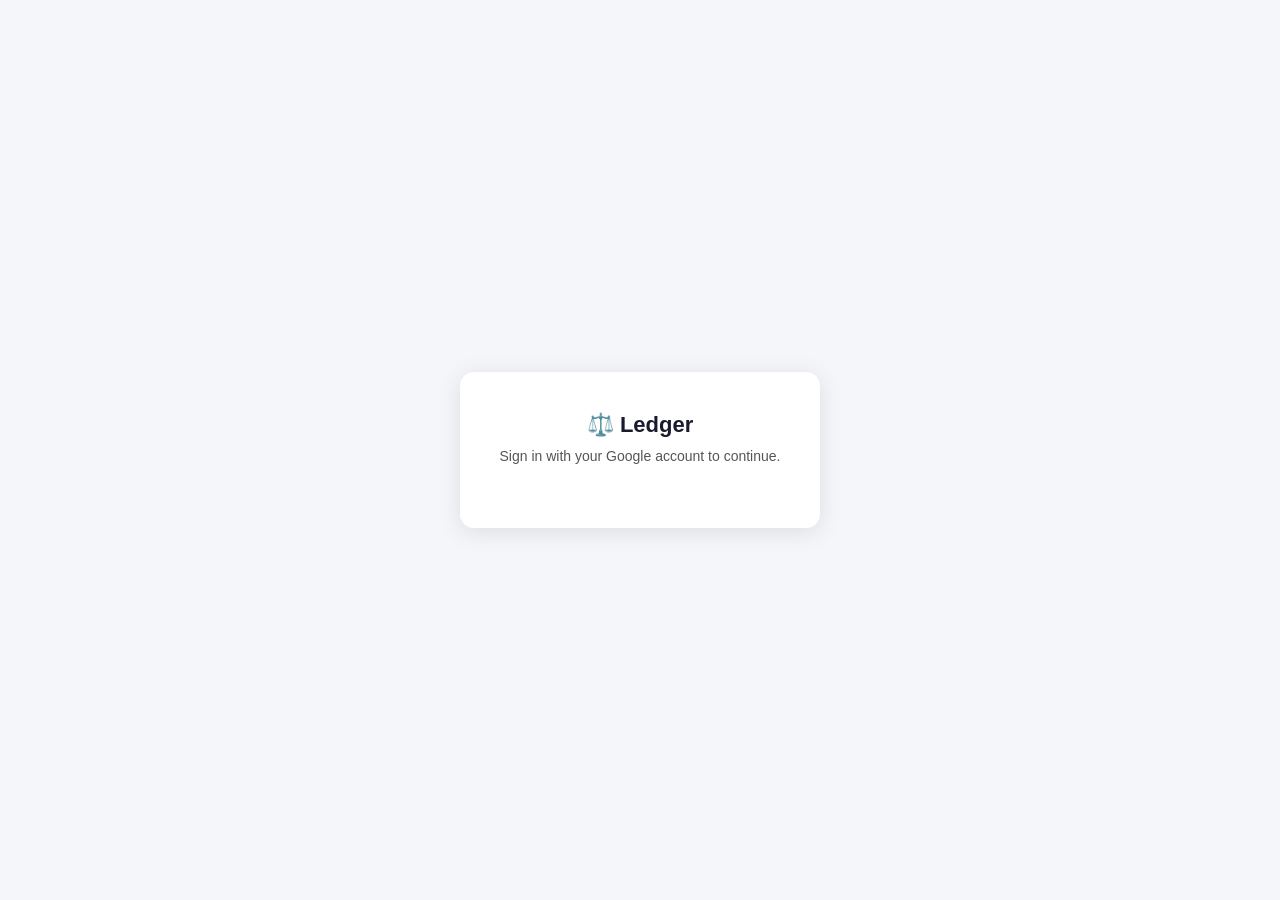
<file: LedgerApp/index.html>
<!DOCTYPE html>
<html lang="en">
<head>
  <meta charset="UTF-8" />
  <meta name="viewport" content="width=device-width, initial-scale=1.0" />
  <title>⚖️ Ledger App</title>
  <link rel="icon" href="data:image/svg+xml,<svg xmlns='http://www.w3.org/2000/svg' viewBox='0 0 100 100'><text y='.9em' font-size='85'>⚖️</text></svg>">
  <link rel="stylesheet" href="static/style.css" />
</head>
<body>

<!-- ── Auth overlay ───────────────────────────────────────────────── -->
<div id="auth-overlay">
  <div class="auth-box">
    <h1>⚖️ Ledger</h1>
    <p>Sign in with your Google account to continue.</p>
    <div id="g_id_signin"></div>
    <p id="auth-error" class="auth-error" style="display:none;"></p>
  </div>
</div>

<!-- ── App (hidden until signed in) ──────────────────────────────── -->
<div id="app" style="display:none;">

  <header class="app-header">
    <h1>⚖️ Ledger</h1>
    <div class="spacer"></div>
    <span id="user-email" class="user-email"></span>
    <a href="static/help.html" target="_blank" class="btn-help">Help</a>
    <button class="btn-signout" id="sign-out-btn">Sign out</button>
  </header>

  <main class="main">

    <div id="global-error" class="error-banner" style="display:none;"></div>

    <!-- ── Balance card ──────────────────────────────────────────── -->
    <div id="balance-card" class="balance-card" style="display:none;">
      <div>
        <div class="label">Account</div>
        <div class="account-name" id="balance-account-name"></div>
      </div>
      <div class="spacer"></div>
      <div style="text-align:right;">
        <div class="balance-label">Outstanding Balance</div>
        <div class="balance-value" id="balance-value">—</div>
      </div>
    </div>

    <!-- ── Add Transaction form ───────────────────────────────────── -->
    <div class="form-card">
      <h2>Add Transaction</h2>
      <form id="txn-form" autocomplete="off">

        <div class="form-grid">

          <div class="form-group">
            <label for="form-account-input">Account *</label>
            <input type="text" id="form-account-input" list="account-list"
                   placeholder="Type or select account…" autocomplete="off" />
            <datalist id="account-list"></datalist>
            <div id="ac-hint" class="field-hint"></div>
          </div>

          <div class="form-group">
            <label for="form-trans-date">Transaction Date</label>
            <input type="date" id="form-trans-date" />
          </div>

          <div class="form-group">
            <label for="form-amount">Amount *
              &nbsp;<small style="color:#2e7d32;">+ lent out</small>
              &nbsp;<small style="color:#888;">/</small>
              &nbsp;<small style="color:#c62828;">− returned to you</small>
            </label>
            <input type="text" id="form-amount" placeholder="e.g. 500 or -200" required />
          </div>

          <div class="form-group">
            <label for="form-payment">Payment Method</label>
            <input type="text" id="form-payment" list="payment-methods-list"
                   placeholder="bank transfer, cash, UPI…" />
            <datalist id="payment-methods-list"></datalist>
          </div>

          <div class="form-group">
            <label for="form-from-to">Sent From / To</label>
            <input type="text" id="form-from-to" placeholder="e.g. WP A1 to ANZ" />
          </div>

          <div class="form-group full">
            <label for="form-purpose">Purpose / Note *</label>
            <textarea id="form-purpose" placeholder="Reason for lending or returning…" required></textarea>
          </div>

        </div>

        <div class="form-footer">
          <button type="submit" class="btn-primary" id="save-btn">Save Transaction</button>
          <span id="form-status" class="status-msg"></span>
        </div>

      </form>
    </div>

    <!-- ── All-accounts summary ──────────────────────────────────── -->
    <div class="table-card" id="summary-section" style="display:none;">
      <div class="table-header">
        <span class="table-title">All Accounts</span>
        <span class="txn-count" id="summary-count"></span>
      </div>
      <div class="table-wrap">
        <table>
          <thead>
            <tr><th>Account</th><th style="text-align:right;">Balance</th></tr>
          </thead>
          <tbody id="summary-body"></tbody>
        </table>
      </div>
    </div>

    <!-- ── Transaction table ─────────────────────────────────────── -->
    <div class="table-card" id="table-section">
      <div class="table-header">
        <span class="table-title">Transactions</span>
        <span class="txn-count" id="txn-count"></span>
      </div>
      <div class="table-wrap">
        <table>
          <thead>
            <tr>
              <th>Entry Date</th>
              <th>Trans. Date</th>
              <th>Amount</th>
              <th>Purpose</th>
              <th>Payment Method</th>
              <th>From / To</th>
              <th>Balance</th>
            </tr>
          </thead>
          <tbody id="txn-body">
            <tr>
              <td colspan="7" class="no-data">Select an account above to view transactions.</td>
            </tr>
          </tbody>
        </table>
      </div>
    </div>

  </main>
</div><!-- #app -->

<!-- Google Identity Services -->
<script src="https://accounts.google.com/gsi/client" async></script>
<script src="static/app.js"></script>
</body>
</html>
</file>
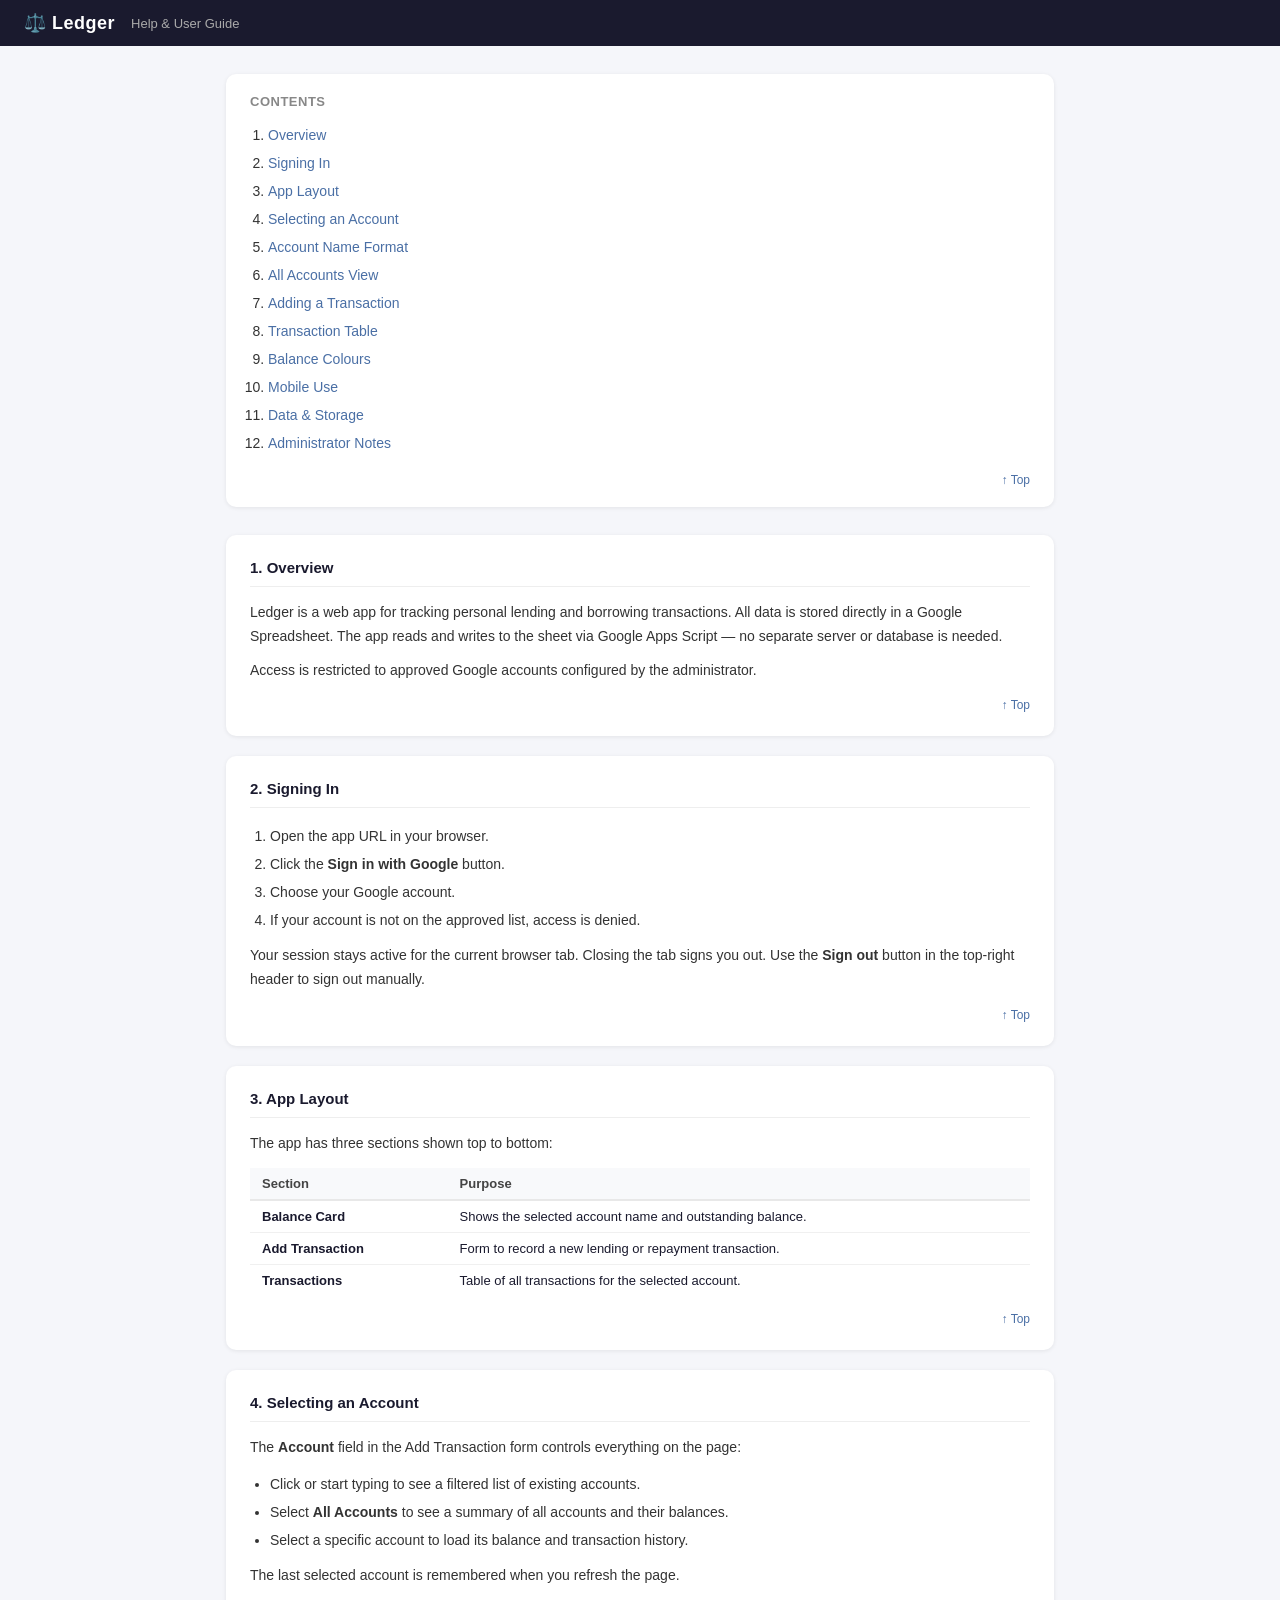
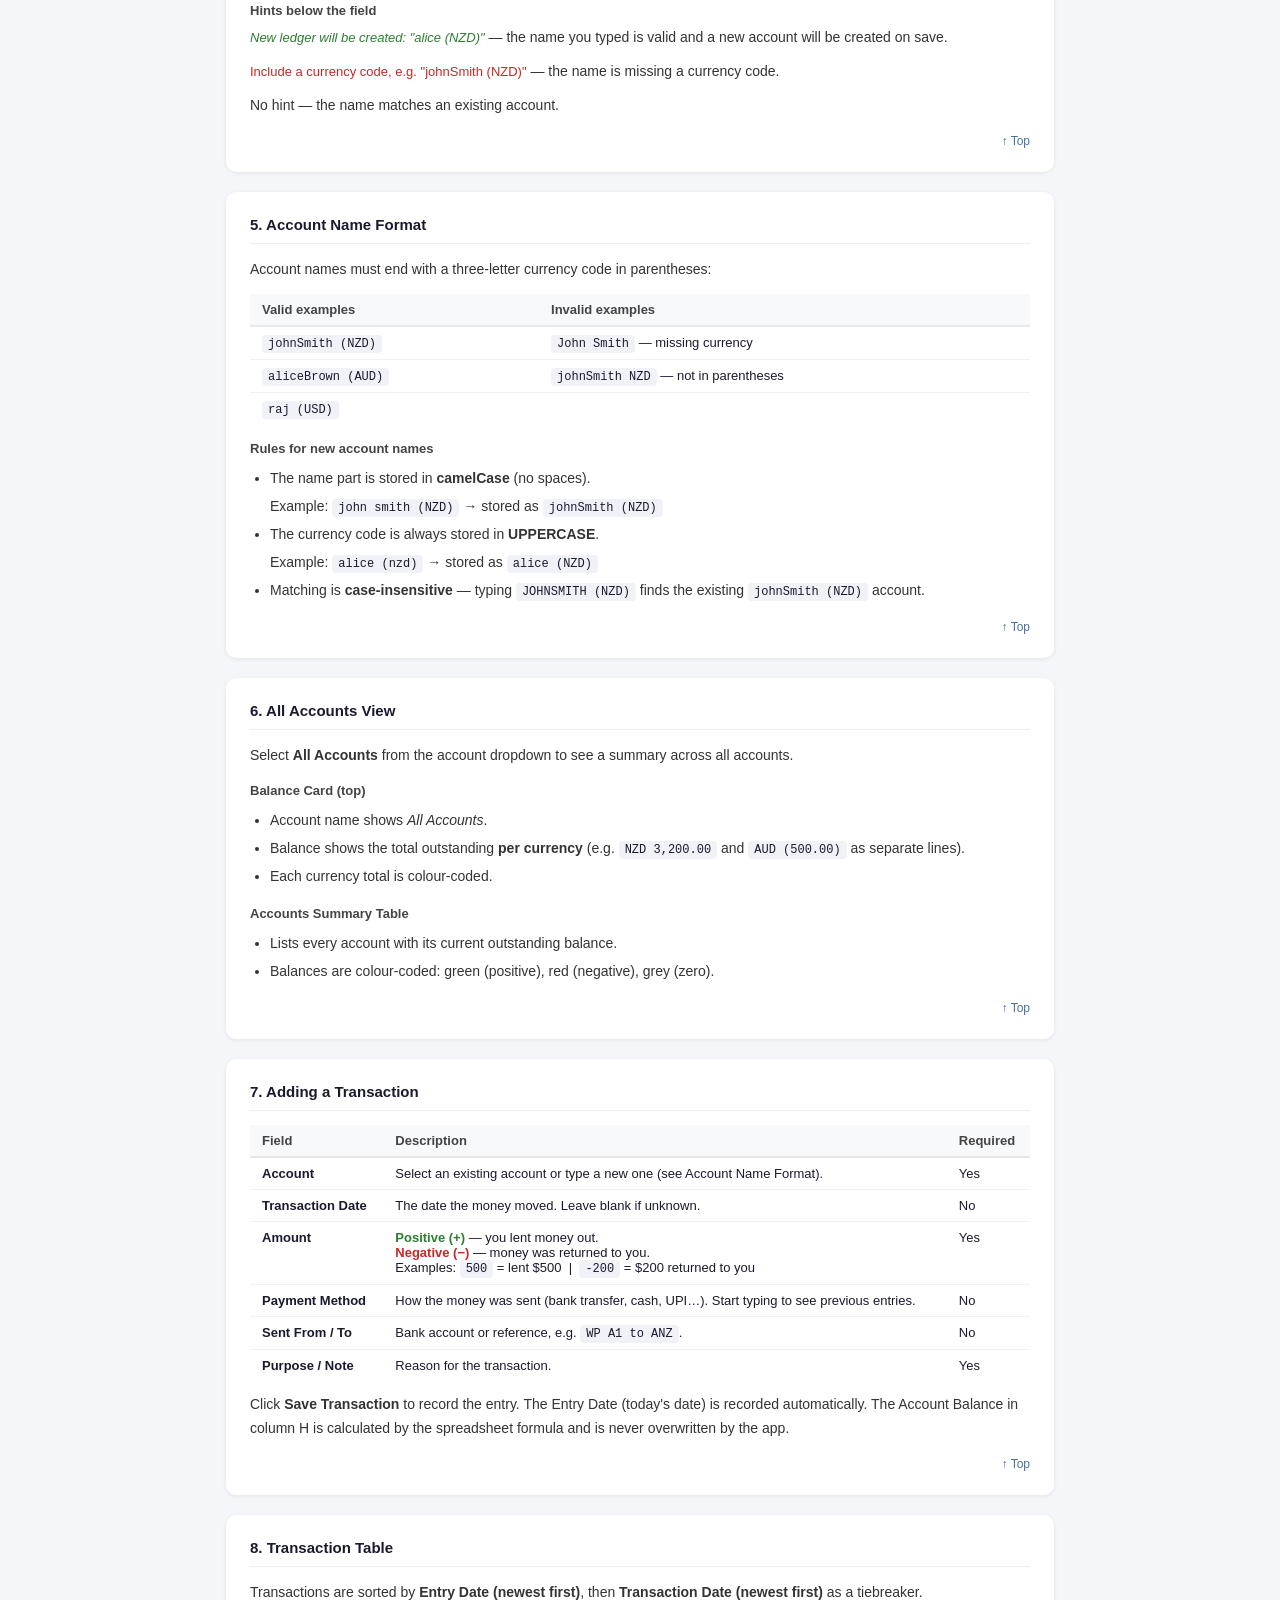
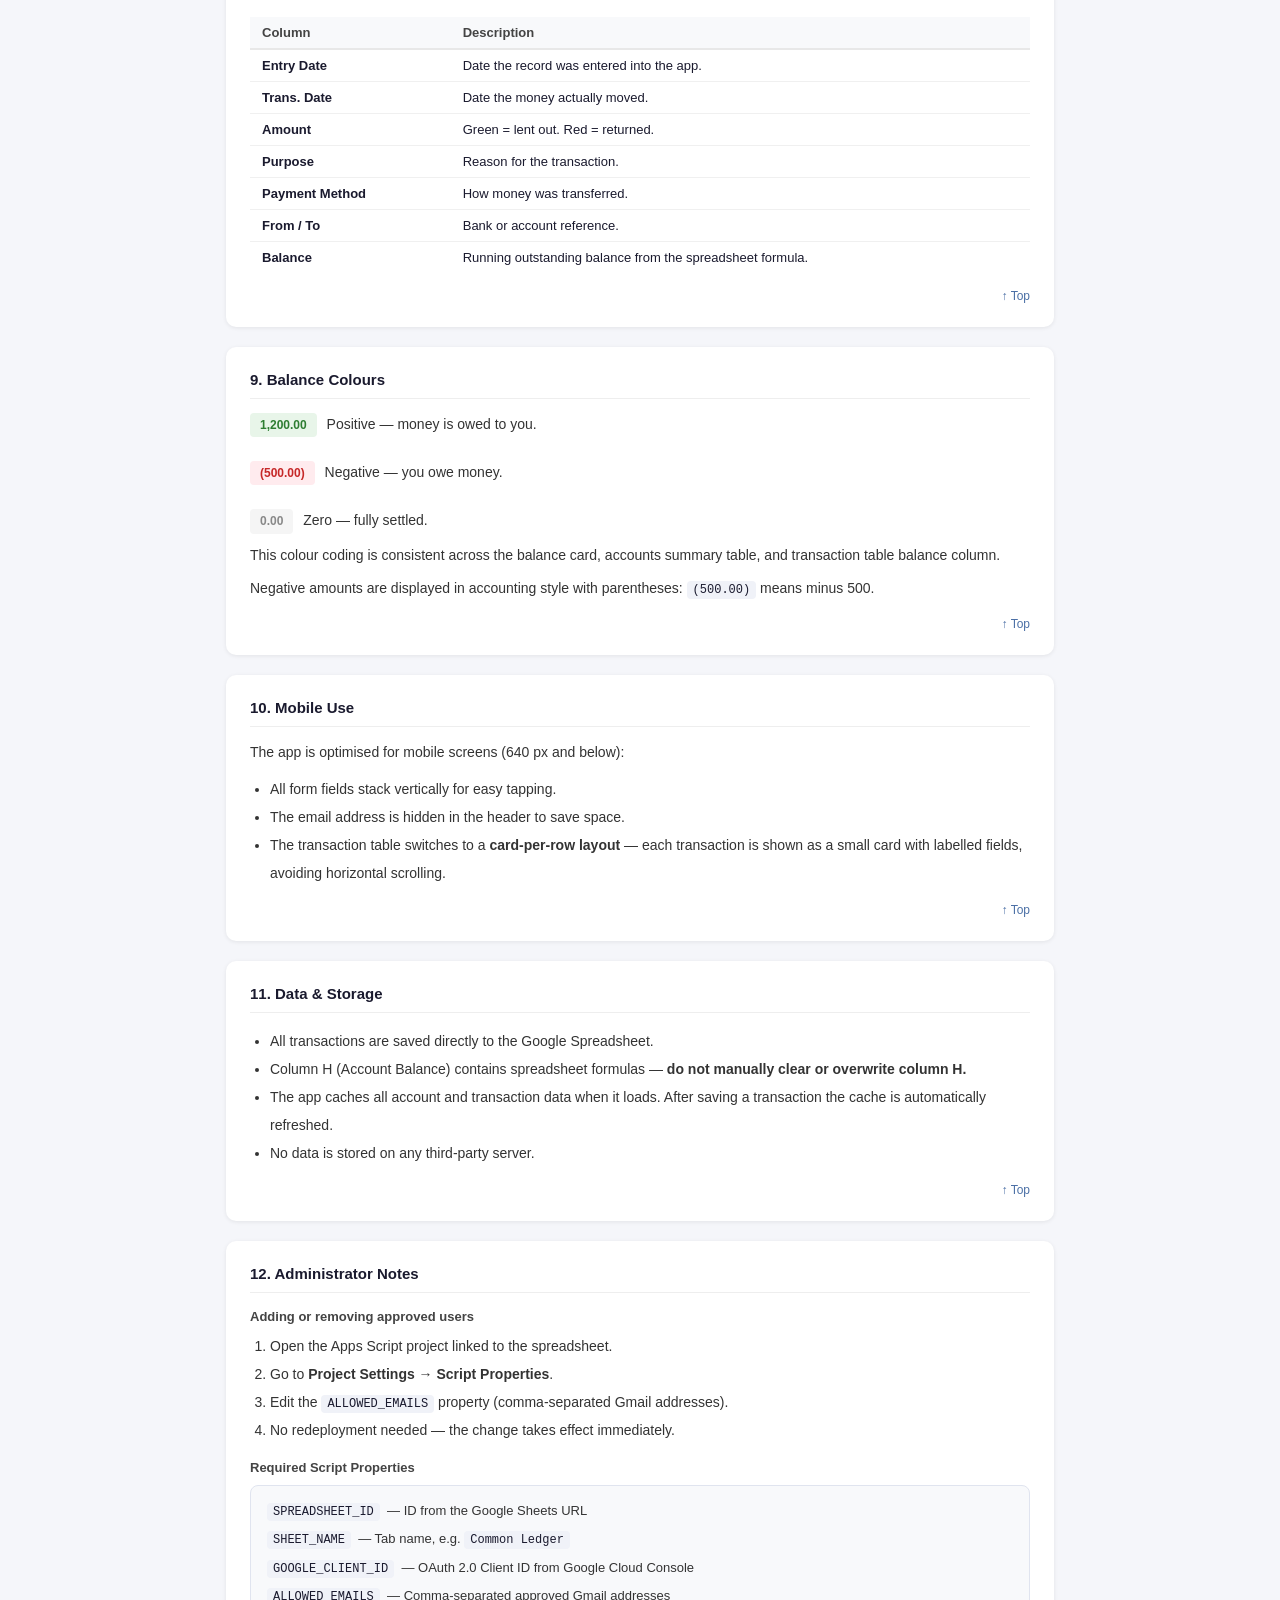
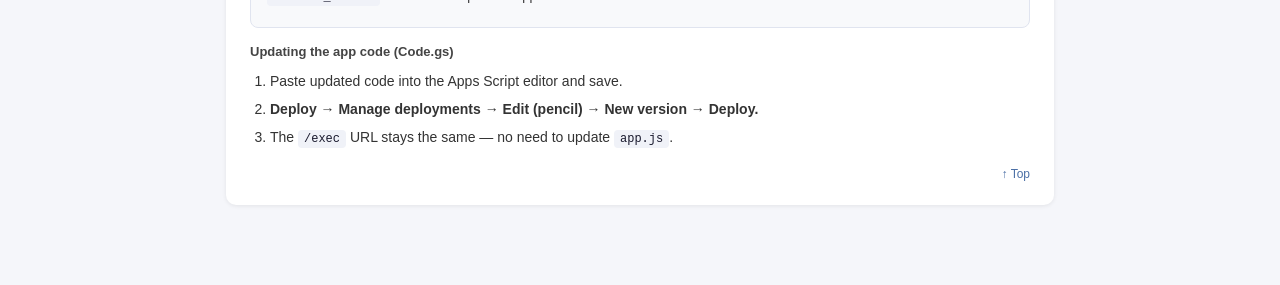
<file: LedgerApp/static/help.html>
<!DOCTYPE html>
<html lang="en">
<head>
  <meta charset="UTF-8" />
  <meta name="viewport" content="width=device-width, initial-scale=1.0" />
  <title>⚖️ Ledger — Help</title>
  <link rel="icon" href="data:image/svg+xml,<svg xmlns='http://www.w3.org/2000/svg' viewBox='0 0 100 100'><text y='.9em' font-size='85'>⚖️</text></svg>">
  <style>
    *, *::before, *::after { box-sizing: border-box; margin: 0; padding: 0; }

    body {
      font-family: -apple-system, BlinkMacSystemFont, "Segoe UI", Roboto, sans-serif;
      font-size: 14px;
      background: #f5f6fa;
      color: #1a1a2e;
      min-height: 100vh;
    }

    header {
      background: #1a1a2e;
      color: #fff;
      padding: 12px 24px;
      display: flex;
      align-items: center;
      gap: 16px;
    }
    header h1 { font-size: 18px; font-weight: 600; letter-spacing: 0.5px; }
    header span { color: #aaa; font-size: 13px; }

    main {
      max-width: 860px;
      margin: 0 auto;
      padding: 28px 16px 60px;
    }

    /* Table of contents */
    .toc {
      background: #fff;
      border-radius: 10px;
      box-shadow: 0 1px 4px rgba(0,0,0,0.08);
      padding: 20px 24px;
      margin-bottom: 28px;
    }
    .toc h2 { font-size: 13px; font-weight: 600; color: #888; text-transform: uppercase;
               letter-spacing: 0.5px; margin-bottom: 12px; }
    .toc ol { padding-left: 18px; line-height: 2; }
    .toc a  { color: #4a6fa5; text-decoration: none; }
    .toc a:hover { text-decoration: underline; }

    /* Section cards */
    .section {
      background: #fff;
      border-radius: 10px;
      box-shadow: 0 1px 4px rgba(0,0,0,0.08);
      padding: 24px;
      margin-bottom: 20px;
      scroll-margin-top: 20px;
    }

    .section h2 {
      font-size: 15px;
      font-weight: 700;
      color: #1a1a2e;
      margin-bottom: 14px;
      padding-bottom: 10px;
      border-bottom: 1px solid #eee;
    }

    .section h3 {
      font-size: 13px;
      font-weight: 600;
      color: #444;
      margin: 16px 0 8px;
    }

    p { line-height: 1.7; color: #333; margin-bottom: 10px; }
    p:last-child { margin-bottom: 0; }

    ul, ol { padding-left: 20px; line-height: 2; color: #333; margin-bottom: 10px; }
    ul:last-child, ol:last-child { margin-bottom: 0; }

    code {
      background: #f0f2f8;
      padding: 2px 6px;
      border-radius: 4px;
      font-family: "Courier New", monospace;
      font-size: 12px;
      color: #1a1a2e;
    }

    /* Hint colour examples */
    .hint-green  { color: #2e7d32; font-style: italic; font-size: 13px; }
    .hint-red    { color: #c62828; font-size: 13px; }

    /* Balance colour chips */
    .chip {
      display: inline-block;
      padding: 2px 10px;
      border-radius: 4px;
      font-size: 12px;
      font-weight: 600;
      margin-right: 6px;
    }
    .chip.positive { background: #e8f5e9; color: #2e7d32; }
    .chip.negative { background: #ffebee; color: #c62828; }
    .chip.zero     { background: #f5f5f5; color: #888; }

    /* Table */
    table { width: 100%; border-collapse: collapse; font-size: 13px; margin: 12px 0; }
    th { text-align: left; padding: 8px 12px; background: #f8f9fb;
         font-weight: 600; color: #444; border-bottom: 2px solid #e8e8e8; }
    td { padding: 8px 12px; border-bottom: 1px solid #f0f0f0; vertical-align: top; }
    tr:last-child td { border-bottom: none; }

    /* Admin box */
    .admin-box {
      background: #f8f9fb;
      border: 1px solid #e0e4ef;
      border-radius: 8px;
      padding: 14px 16px;
      margin-top: 10px;
      font-size: 13px;
    }
    .admin-box p { margin-bottom: 6px; }

    .back-to-top {
      display: block;
      text-align: right;
      margin-top: 16px;
      font-size: 12px;
      color: #4a6fa5;
      text-decoration: none;
    }
    .back-to-top:hover { text-decoration: underline; }

    @media (max-width: 600px) {
      main { padding: 14px 10px 40px; }
      .section { padding: 16px 14px; }
    }
  </style>
</head>
<body>

<header id="top">
  <h1>⚖️ Ledger</h1>
  <span>Help &amp; User Guide</span>
</header>

<main>

  <!-- Table of contents -->
  <div class="toc">
    <h2>Contents</h2>
    <ol>
      <li><a href="#overview">Overview</a></li>
      <li><a href="#signin">Signing In</a></li>
      <li><a href="#layout">App Layout</a></li>
      <li><a href="#accounts">Selecting an Account</a></li>
      <li><a href="#account-format">Account Name Format</a></li>
      <li><a href="#all-accounts">All Accounts View</a></li>
      <li><a href="#add">Adding a Transaction</a></li>
      <li><a href="#table">Transaction Table</a></li>
      <li><a href="#colours">Balance Colours</a></li>
      <li><a href="#mobile">Mobile Use</a></li>
      <li><a href="#data">Data &amp; Storage</a></li>
      <li><a href="#admin">Administrator Notes</a></li>
    </ol>
  <a href="#top" class="back-to-top">↑ Top</a>
  </div>

  <!--1. Overview -->
  <div class="section" id="overview">
    <h2>1. Overview</h2>
    <p>Ledger is a web app for tracking personal lending and borrowing transactions.
    All data is stored directly in a Google Spreadsheet. The app reads and writes
    to the sheet via Google Apps Script — no separate server or database is needed.</p>
    <p>Access is restricted to approved Google accounts configured by the administrator.</p>
  <a href="#top" class="back-to-top">↑ Top</a>
  </div>

  <!--2. Sign in -->
  <div class="section" id="signin">
    <h2>2. Signing In</h2>
    <ol>
      <li>Open the app URL in your browser.</li>
      <li>Click the <strong>Sign in with Google</strong> button.</li>
      <li>Choose your Google account.</li>
      <li>If your account is not on the approved list, access is denied.</li>
    </ol>
    <p>Your session stays active for the current browser tab. Closing the tab signs
    you out. Use the <strong>Sign out</strong> button in the top-right header to
    sign out manually.</p>
  <a href="#top" class="back-to-top">↑ Top</a>
  </div>

  <!--3. Layout -->
  <div class="section" id="layout">
    <h2>3. App Layout</h2>
    <p>The app has three sections shown top to bottom:</p>
    <table>
      <tr><th>Section</th><th>Purpose</th></tr>
      <tr><td><strong>Balance Card</strong></td><td>Shows the selected account name and outstanding balance.</td></tr>
      <tr><td><strong>Add Transaction</strong></td><td>Form to record a new lending or repayment transaction.</td></tr>
      <tr><td><strong>Transactions</strong></td><td>Table of all transactions for the selected account.</td></tr>
    </table>
  <a href="#top" class="back-to-top">↑ Top</a>
  </div>

  <!--4. Selecting account -->
  <div class="section" id="accounts">
    <h2>4. Selecting an Account</h2>
    <p>The <strong>Account</strong> field in the Add Transaction form controls everything on the page:</p>
    <ul>
      <li>Click or start typing to see a filtered list of existing accounts.</li>
      <li>Select <strong>All Accounts</strong> to see a summary of all accounts and their balances.</li>
      <li>Select a specific account to load its balance and transaction history.</li>
    </ul>
    <p>The last selected account is remembered when you refresh the page.</p>

    <h3>Hints below the field</h3>
    <p><span class="hint-green">New ledger will be created: "alice (NZD)"</span>
       — the name you typed is valid and a new account will be created on save.</p>
    <p><span class="hint-red">Include a currency code, e.g. "johnSmith (NZD)"</span>
       — the name is missing a currency code.</p>
    <p>No hint — the name matches an existing account.</p>
  <a href="#top" class="back-to-top">↑ Top</a>
  </div>

  <!--5. Account name format -->
  <div class="section" id="account-format">
    <h2>5. Account Name Format</h2>
    <p>Account names must end with a three-letter currency code in parentheses:</p>
    <table>
      <tr><th>Valid examples</th><th>Invalid examples</th></tr>
      <tr><td><code>johnSmith (NZD)</code></td><td><code>John Smith</code> — missing currency</td></tr>
      <tr><td><code>aliceBrown (AUD)</code></td><td><code>johnSmith NZD</code> — not in parentheses</td></tr>
      <tr><td><code>raj (USD)</code></td><td></td></tr>
    </table>

    <h3>Rules for new account names</h3>
    <ul>
      <li>The name part is stored in <strong>camelCase</strong> (no spaces).
          <br>Example: <code>john smith (NZD)</code> → stored as <code>johnSmith (NZD)</code></li>
      <li>The currency code is always stored in <strong>UPPERCASE</strong>.
          <br>Example: <code>alice (nzd)</code> → stored as <code>alice (NZD)</code></li>
      <li>Matching is <strong>case-insensitive</strong> — typing <code>JOHNSMITH (NZD)</code>
          finds the existing <code>johnSmith (NZD)</code> account.</li>
    </ul>
  <a href="#top" class="back-to-top">↑ Top</a>
  </div>

  <!--6. All accounts -->
  <div class="section" id="all-accounts">
    <h2>6. All Accounts View</h2>
    <p>Select <strong>All Accounts</strong> from the account dropdown to see a summary across all accounts.</p>

    <h3>Balance Card (top)</h3>
    <ul>
      <li>Account name shows <em>All Accounts</em>.</li>
      <li>Balance shows the total outstanding <strong>per currency</strong>
          (e.g. <code>NZD 3,200.00</code> and <code>AUD (500.00)</code> as separate lines).</li>
      <li>Each currency total is colour-coded.</li>
    </ul>

    <h3>Accounts Summary Table</h3>
    <ul>
      <li>Lists every account with its current outstanding balance.</li>
      <li>Balances are colour-coded: green (positive), red (negative), grey (zero).</li>
    </ul>
  <a href="#top" class="back-to-top">↑ Top</a>
  </div>

  <!--7. Adding a transaction -->
  <div class="section" id="add">
    <h2>7. Adding a Transaction</h2>
    <table>
      <tr><th>Field</th><th>Description</th><th>Required</th></tr>
      <tr>
        <td><strong>Account</strong></td>
        <td>Select an existing account or type a new one (see Account Name Format).</td>
        <td>Yes</td>
      </tr>
      <tr>
        <td><strong>Transaction Date</strong></td>
        <td>The date the money moved. Leave blank if unknown.</td>
        <td>No</td>
      </tr>
      <tr>
        <td><strong>Amount</strong></td>
        <td>
          <span style="color:#2e7d32;font-weight:600;">Positive (+)</span> — you lent money out.<br>
          <span style="color:#c62828;font-weight:600;">Negative (−)</span> — money was returned to you.<br>
          Examples: <code>500</code> = lent $500 &nbsp;|&nbsp; <code>-200</code> = $200 returned to you
        </td>
        <td>Yes</td>
      </tr>
      <tr>
        <td><strong>Payment Method</strong></td>
        <td>How the money was sent (bank transfer, cash, UPI…). Start typing to see previous entries.</td>
        <td>No</td>
      </tr>
      <tr>
        <td><strong>Sent From / To</strong></td>
        <td>Bank account or reference, e.g. <code>WP A1 to ANZ</code>.</td>
        <td>No</td>
      </tr>
      <tr>
        <td><strong>Purpose / Note</strong></td>
        <td>Reason for the transaction.</td>
        <td>Yes</td>
      </tr>
    </table>
    <p>Click <strong>Save Transaction</strong> to record the entry. The Entry Date (today's date)
    is recorded automatically. The Account Balance in column H is calculated by the
    spreadsheet formula and is never overwritten by the app.</p>
  <a href="#top" class="back-to-top">↑ Top</a>
  </div>

  <!--8. Transaction table -->
  <div class="section" id="table">
    <h2>8. Transaction Table</h2>
    <p>Transactions are sorted by <strong>Entry Date (newest first)</strong>, then
    <strong>Transaction Date (newest first)</strong> as a tiebreaker.</p>
    <table>
      <tr><th>Column</th><th>Description</th></tr>
      <tr><td><strong>Entry Date</strong></td><td>Date the record was entered into the app.</td></tr>
      <tr><td><strong>Trans. Date</strong></td><td>Date the money actually moved.</td></tr>
      <tr><td><strong>Amount</strong></td><td>Green = lent out. Red = returned.</td></tr>
      <tr><td><strong>Purpose</strong></td><td>Reason for the transaction.</td></tr>
      <tr><td><strong>Payment Method</strong></td><td>How money was transferred.</td></tr>
      <tr><td><strong>From / To</strong></td><td>Bank or account reference.</td></tr>
      <tr><td><strong>Balance</strong></td><td>Running outstanding balance from the spreadsheet formula.</td></tr>
    </table>
  <a href="#top" class="back-to-top">↑ Top</a>
  </div>

  <!--9. Colours -->
  <div class="section" id="colours">
    <h2>9. Balance Colours</h2>
    <p>
      <span class="chip positive">1,200.00</span> Positive — money is owed to you.<br><br>
      <span class="chip negative">(500.00)</span> Negative — you owe money.<br><br>
      <span class="chip zero">0.00</span> Zero — fully settled.
    </p>
    <p>This colour coding is consistent across the balance card, accounts summary table,
    and transaction table balance column.</p>
    <p>Negative amounts are displayed in accounting style with parentheses:
    <code>(500.00)</code> means minus 500.</p>
  <a href="#top" class="back-to-top">↑ Top</a>
  </div>

  <!--10. Mobile -->
  <div class="section" id="mobile">
    <h2>10. Mobile Use</h2>
    <p>The app is optimised for mobile screens (640 px and below):</p>
    <ul>
      <li>All form fields stack vertically for easy tapping.</li>
      <li>The email address is hidden in the header to save space.</li>
      <li>The transaction table switches to a <strong>card-per-row layout</strong>
          — each transaction is shown as a small card with labelled fields,
          avoiding horizontal scrolling.</li>
    </ul>
  <a href="#top" class="back-to-top">↑ Top</a>
  </div>

  <!--11. Data -->
  <div class="section" id="data">
    <h2>11. Data &amp; Storage</h2>
    <ul>
      <li>All transactions are saved directly to the Google Spreadsheet.</li>
      <li>Column H (Account Balance) contains spreadsheet formulas —
          <strong>do not manually clear or overwrite column H.</strong></li>
      <li>The app caches all account and transaction data when it loads.
          After saving a transaction the cache is automatically refreshed.</li>
      <li>No data is stored on any third-party server.</li>
    </ul>
  <a href="#top" class="back-to-top">↑ Top</a>
  </div>

  <!--12. Admin -->
  <div class="section" id="admin">
    <h2>12. Administrator Notes</h2>

    <h3>Adding or removing approved users</h3>
    <ol>
      <li>Open the Apps Script project linked to the spreadsheet.</li>
      <li>Go to <strong>Project Settings → Script Properties</strong>.</li>
      <li>Edit the <code>ALLOWED_EMAILS</code> property (comma-separated Gmail addresses).</li>
      <li>No redeployment needed — the change takes effect immediately.</li>
    </ol>

    <h3>Required Script Properties</h3>
    <div class="admin-box">
      <p><code>SPREADSHEET_ID</code> &nbsp;— ID from the Google Sheets URL</p>
      <p><code>SHEET_NAME</code> &nbsp;— Tab name, e.g. <code>Common Ledger</code></p>
      <p><code>GOOGLE_CLIENT_ID</code> &nbsp;— OAuth 2.0 Client ID from Google Cloud Console</p>
      <p><code>ALLOWED_EMAILS</code> &nbsp;— Comma-separated approved Gmail addresses</p>
    </div>

    <h3>Updating the app code (Code.gs)</h3>
    <ol>
      <li>Paste updated code into the Apps Script editor and save.</li>
      <li><strong>Deploy → Manage deployments → Edit (pencil) → New version → Deploy.</strong></li>
      <li>The <code>/exec</code> URL stays the same — no need to update <code>app.js</code>.</li>
    </ol>
  <a href="#top" class="back-to-top">↑ Top</a>
  </div>

</main>
</body>
</html>
</file>
<file: LedgerApp/static/style.css>
/* ── Reset & base ─────────────────────────────────────────────── */
*, *::before, *::after { box-sizing: border-box; margin: 0; padding: 0; }

body {
  font-family: -apple-system, BlinkMacSystemFont, "Segoe UI", Roboto, sans-serif;
  font-size: 14px;
  background: #f5f6fa;
  color: #1a1a2e;
  min-height: 100vh;
}

/* ── Layout ───────────────────────────────────────────────────── */
.app-header {
  background: #1a1a2e;
  color: #fff;
  padding: 12px 24px;
  display: flex;
  align-items: center;
  gap: 16px;
  flex-wrap: wrap;
}

.app-header h1 { font-size: 18px; font-weight: 600; letter-spacing: 0.5px; }

.app-header .spacer { flex: 1; }

.main { max-width: 1200px; margin: 0 auto; padding: 20px 16px; }


/* ── Balance card ─────────────────────────────────────────────── */
.balance-card {
  background: #fff;
  border-radius: 10px;
  padding: 16px 20px;
  margin-bottom: 20px;
  display: flex;
  align-items: center;
  gap: 20px;
  box-shadow: 0 1px 4px rgba(0,0,0,0.08);
  flex-wrap: wrap;
}

.balance-card .label { color: #666; font-size: 12px; text-transform: uppercase; letter-spacing: 0.5px; }
.balance-card .account-name { font-size: 18px; font-weight: 600; }
.balance-card .spacer { flex: 1; }
.balance-card .balance-label { color: #666; font-size: 12px; text-transform: uppercase; }
.balance-card .balance-value { font-size: 22px; font-weight: 700; }
.balance-card .balance-value.balance-positive { color: #2e7d32; }
.balance-card .balance-value.balance-negative { color: #c62828; }
.balance-card .balance-value.balance-zero     { color: #888; }
.balance-card .balance-value .balance-positive { color: #2e7d32; }
.balance-card .balance-value .balance-negative { color: #c62828; }
.balance-card .balance-value .balance-zero     { color: #888; }

/* ── Transaction table ────────────────────────────────────────── */
.table-card {
  background: #fff;
  border-radius: 10px;
  box-shadow: 0 1px 4px rgba(0,0,0,0.08);
  overflow: hidden;
  margin-bottom: 24px;
}

.table-card .table-header {
  padding: 14px 20px;
  border-bottom: 1px solid #eee;
  display: flex;
  align-items: center;
  gap: 12px;
}

.table-card .table-title { font-weight: 600; font-size: 15px; }
.table-card .txn-count { color: #888; font-size: 12px; }

.table-wrap { overflow-x: auto; }

table {
  width: 100%;
  border-collapse: collapse;
  font-size: 13px;
}

thead tr { background: #f8f9fb; }

th {
  text-align: left;
  padding: 10px 14px;
  font-weight: 600;
  color: #444;
  border-bottom: 1px solid #e8e8e8;
  white-space: nowrap;
}

td {
  padding: 10px 14px;
  border-bottom: 1px solid #f0f0f0;
  vertical-align: top;
}

tbody tr:hover { background: #fafbff; }
tbody tr:last-child td { border-bottom: none; }

td.amount-positive { color: #2e7d32; font-weight: 600; }
td.amount-negative { color: #c62828; font-weight: 600; }

td.balance-positive { color: #2e7d32; }
td.balance-negative { color: #c62828; }
td.balance-zero     { color: #888; }

td.purpose { max-width: 280px; }

.no-data {
  text-align: center;
  color: #aaa;
  padding: 40px;
  font-style: italic;
}

/* ── Add transaction form ─────────────────────────────────────── */
.form-card {
  background: #fff;
  border-radius: 10px;
  box-shadow: 0 1px 4px rgba(0,0,0,0.08);
  padding: 20px;
}

.form-card h2 { font-size: 15px; font-weight: 600; margin-bottom: 16px; }

.form-grid {
  display: grid;
  grid-template-columns: repeat(auto-fill, minmax(200px, 1fr));
  gap: 14px;
}

.form-group { display: flex; flex-direction: column; gap: 5px; }
.form-group.full { grid-column: 1 / -1; }

label { font-size: 12px; font-weight: 500; color: #555; }

input[type="text"],
input[type="date"],
input[type="number"],
select,
textarea {
  padding: 8px 10px;
  border: 1px solid #ddd;
  border-radius: 6px;
  font-size: 13px;
  font-family: inherit;
  background: #fafafa;
  transition: border-color 0.15s;
}

input:focus, select:focus, textarea:focus {
  outline: none;
  border-color: #4a6fa5;
  background: #fff;
}

textarea { resize: vertical; min-height: 64px; }

.form-footer {
  margin-top: 16px;
  display: flex;
  align-items: center;
  gap: 12px;
  flex-wrap: wrap;
}

.btn-primary {
  padding: 9px 22px;
  background: #1a1a2e;
  color: #fff;
  border: none;
  border-radius: 6px;
  font-size: 14px;
  font-weight: 500;
  cursor: pointer;
  transition: background 0.15s;
}

.btn-primary:hover { background: #2e2e50; }
.btn-primary:disabled { background: #aaa; cursor: not-allowed; }

.status-msg { font-size: 13px; }
.status-msg.success { color: #2e7d32; }
.status-msg.error   { color: #c62828; }

/* ── Loading / error states ───────────────────────────────────── */
.loading { color: #888; text-align: center; padding: 40px; }
.error-banner {
  background: #fff3f3;
  border: 1px solid #f5c6cb;
  color: #c62828;
  padding: 12px 16px;
  border-radius: 8px;
  margin-bottom: 16px;
}

/* ── Account / field hints ─────────────────────────────────────── */
.field-hint {
  font-size: 11px;
  margin-top: 4px;
  min-height: 16px;
}
.field-hint.hint-error  { color: #c62828; }
.field-hint.hint-create { color: #2e7d32; font-style: italic; }

/* ── Auth overlay ─────────────────────────────────────────────── */
#auth-overlay {
  position: fixed;
  inset: 0;
  background: #f5f6fa;
  display: flex;
  align-items: center;
  justify-content: center;
  z-index: 999;
}

.auth-box {
  background: #fff;
  border-radius: 14px;
  box-shadow: 0 4px 24px rgba(0,0,0,0.10);
  padding: 40px 36px;
  text-align: center;
  max-width: 360px;
  width: 90%;
}

.auth-box h1 { font-size: 22px; margin-bottom: 10px; }
.auth-box p  { color: #555; margin-bottom: 24px; font-size: 14px; }

#g_id_signin { display: flex; justify-content: center; }

.auth-error { color: #c62828; font-size: 13px; margin-top: 14px; margin-bottom: 0; }

/* ── Header user info / sign-out ───────────────────────────────── */
.user-email  { color: #bbb; font-size: 12px; }

.btn-help {
  padding: 5px 14px;
  background: transparent;
  color: #ccc;
  border: 1px solid #444;
  border-radius: 6px;
  font-size: 12px;
  cursor: pointer;
  text-decoration: none;
  transition: background 0.15s, color 0.15s;
}
.btn-help:hover { background: #2e2e50; color: #fff; }

.btn-signout {
  padding: 5px 14px;
  background: transparent;
  color: #ccc;
  border: 1px solid #444;
  border-radius: 6px;
  font-size: 12px;
  cursor: pointer;
  transition: background 0.15s, color 0.15s;
}
.btn-signout:hover { background: #2e2e50; color: #fff; }

/* ── Responsive ───────────────────────────────────────────────── */
@media (max-width: 640px) {
  .app-header { padding: 10px 14px; }
  .user-email { display: none; }        /* hide email, too long on small screens */
  .main { padding: 10px 8px; }

  .balance-card { padding: 12px 14px; }
  .balance-card .account-name { font-size: 15px; }
  .balance-card .balance-value { font-size: 18px; }

  .form-card { padding: 14px 12px; }
  .form-grid { grid-template-columns: 1fr; }  /* stack all fields vertically */

  /* Table: switch to card-per-row layout on mobile */
  .table-wrap { overflow-x: unset; }

  table, thead, tbody, th, td, tr { display: block; }

  thead { display: none; }              /* hide column headers */

  tbody tr {
    border: 1px solid #e8e8e8;
    border-radius: 8px;
    margin-bottom: 10px;
    padding: 10px 12px;
    background: #fff;
  }
  tbody tr:hover { background: #fafbff; }

  td {
    border: none;
    padding: 3px 0;
    font-size: 13px;
    display: flex;
    justify-content: space-between;
    gap: 8px;
  }
  td:last-child { border-bottom: none; }

  /* Show label before each cell value */
  td::before {
    content: attr(data-label);
    font-weight: 600;
    color: #888;
    font-size: 11px;
    text-transform: uppercase;
    white-space: nowrap;
    flex-shrink: 0;
  }

  td.purpose { max-width: unset; }
  td.no-data { justify-content: center; }
  td.loading  { justify-content: center; }
}
</file>
